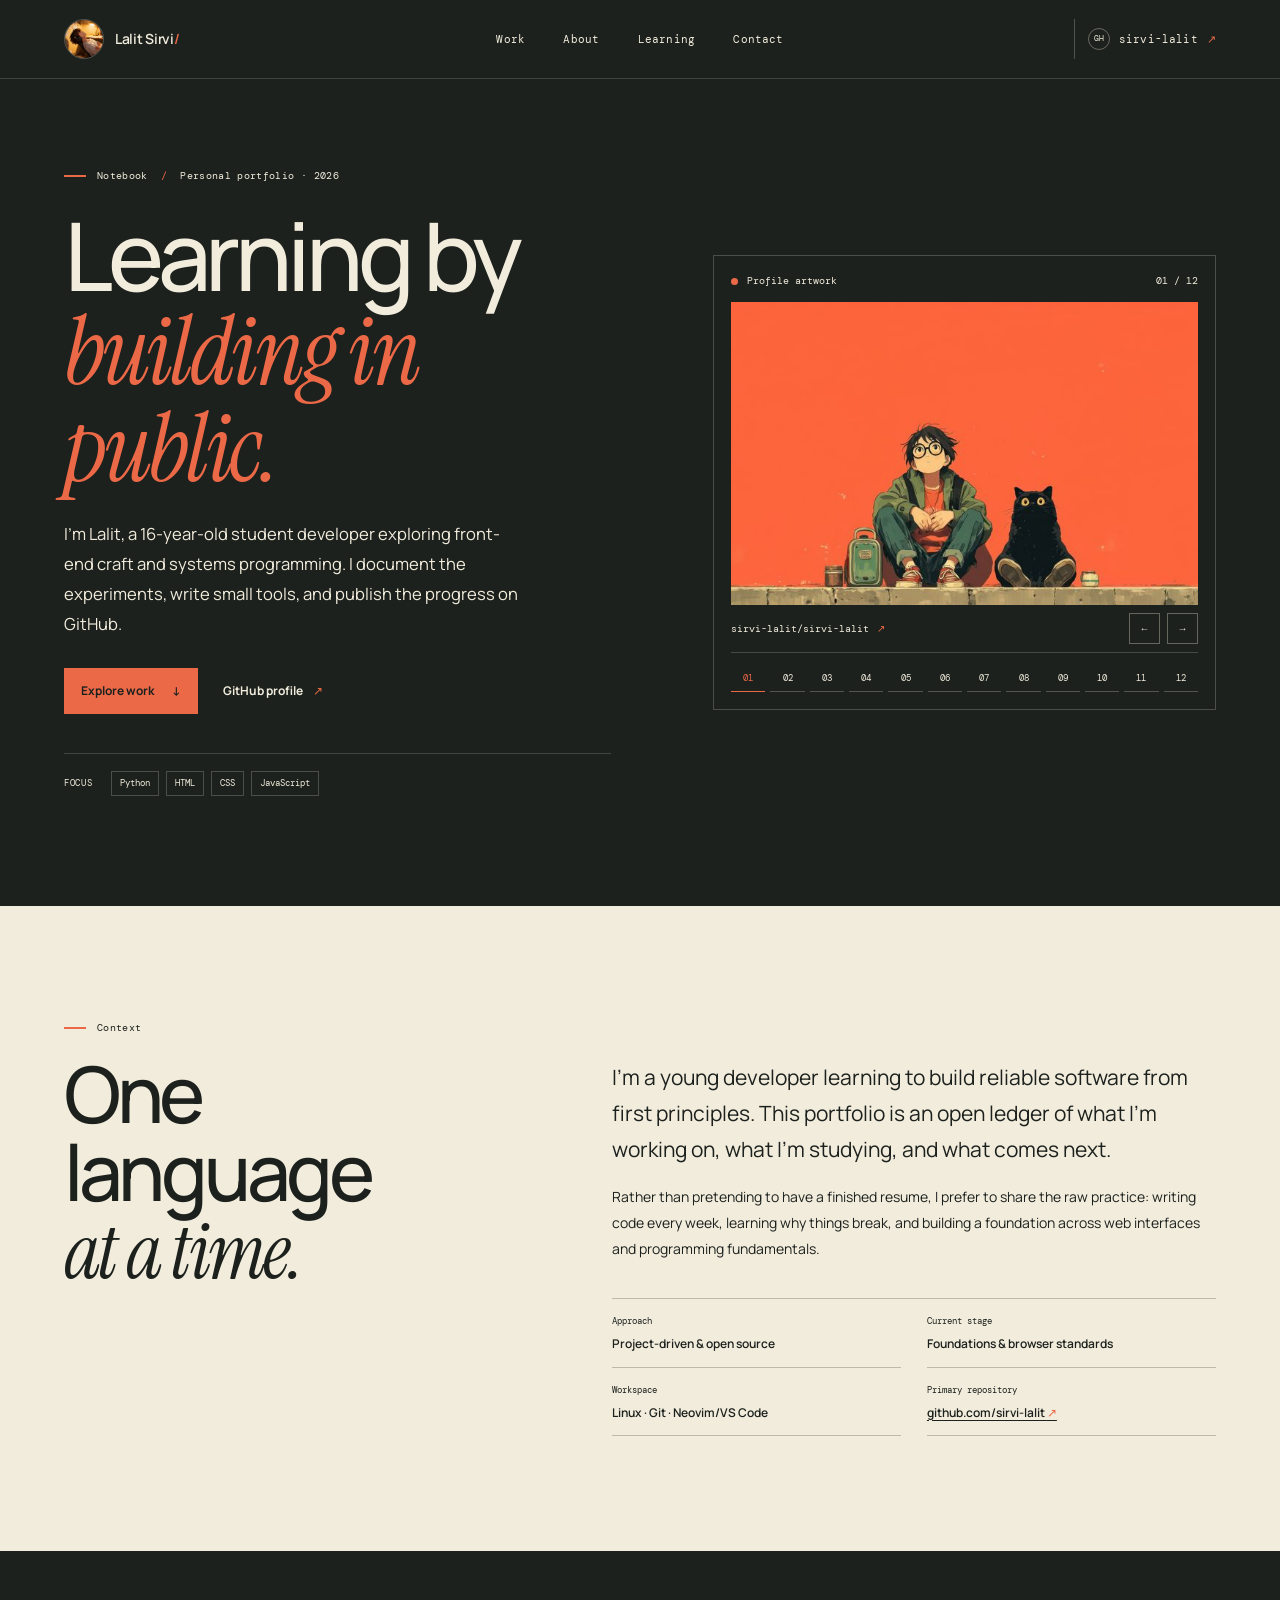
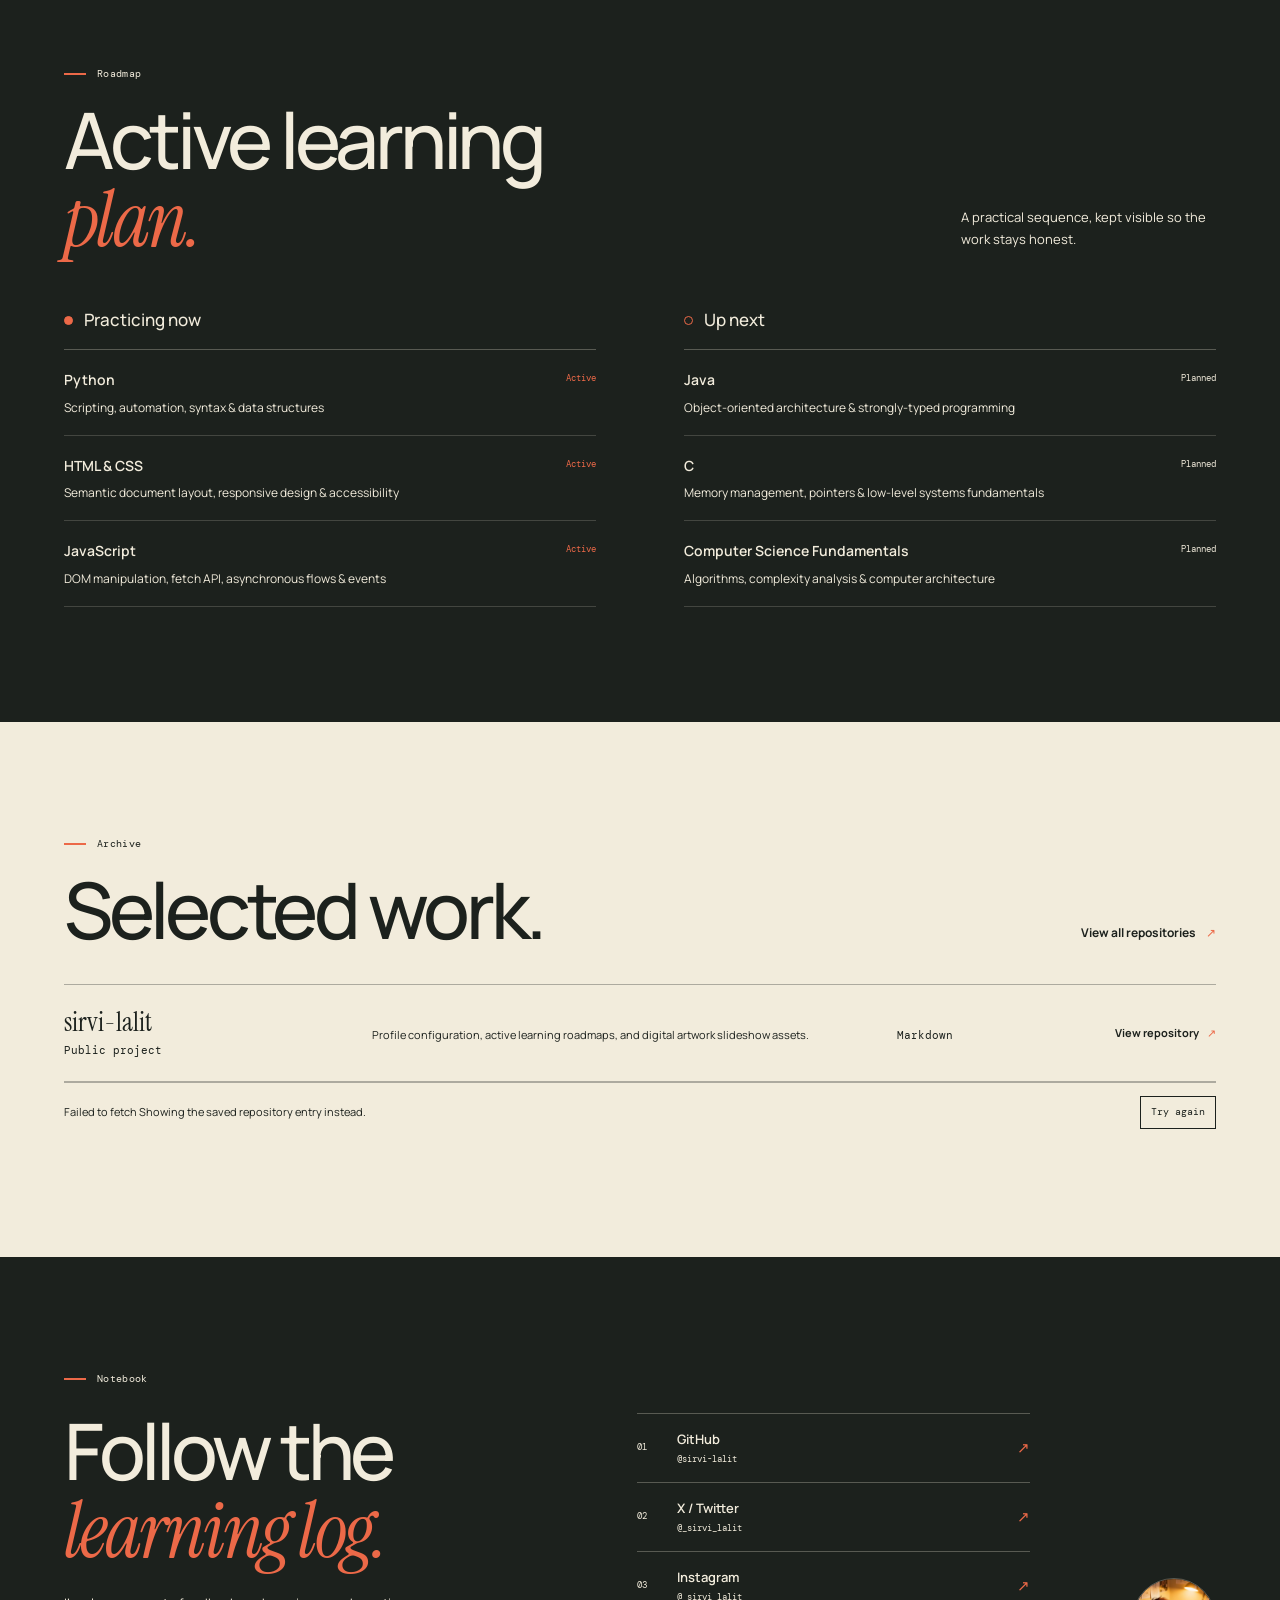
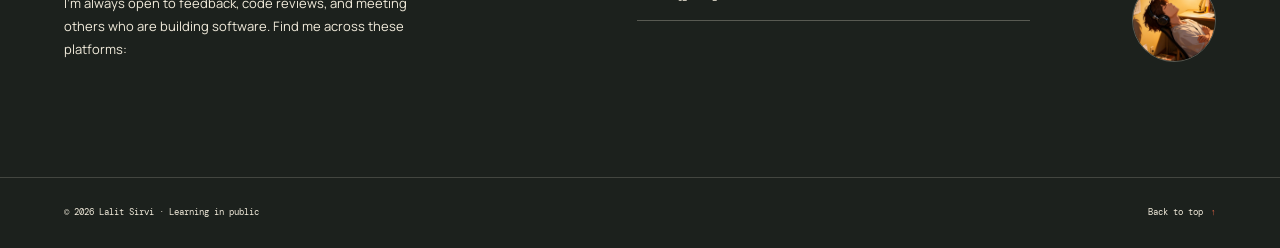
<file: index.html>
<!doctype html>
<html lang="en">
  <head>
    <meta charset="utf-8" />
    <meta name="viewport" content="width=device-width, initial-scale=1" />
    <meta name="theme-color" content="#1C211D" />
    <meta name="description" content="Lalit Sirvi — student developer learning front-end and systems programming in public. Explore projects, a learning plan, and GitHub work." />
    <title>Lalit Sirvi — Learning in public</title>
    <link rel="preconnect" href="https://fonts.googleapis.com" />
    <link rel="preconnect" href="https://fonts.gstatic.com" crossorigin />
    <link href="https://fonts.googleapis.com/css2?family=DM+Mono:wght@400;500&family=Instrument+Serif:ital@0;1&family=Manrope:wght@400;500;600;700&display=swap" rel="stylesheet" />
    <link rel="stylesheet" href="styles.css" />
    <script src="script.js" defer></script>
  </head>
  <body>
    <a class="skip-link" href="#main-content">Skip to content</a>

    <header class="site-header" id="top">
      <div class="header-inner">
        <a class="brand" href="#top" aria-label="Lalit Sirvi — return to top">
          <img class="brand-photo" src="assets/github-images/prof.jpeg" width="42" height="42" alt="" />
          <span>Lalit Sirvi<span class="brand-mark">/</span></span>
        </a>
        <nav class="desktop-nav" aria-label="Primary navigation">
          <a href="#work">Work</a>
          <a href="#about">About</a>
          <a href="#learning">Learning</a>
          <a href="#contact">Contact</a>
        </nav>
        <a class="header-profile" href="https://github.com/sirvi-lalit" target="_blank" rel="noopener noreferrer">
          <span class="github-mark" aria-hidden="true">GH</span>
          <span>sirvi-lalit</span>
          <span aria-hidden="true">↗</span>
        </a>
        <button class="menu-toggle" type="button" aria-expanded="false" aria-controls="mobile-menu" aria-label="Open navigation">
          <span class="menu-label">Menu</span>
          <span class="menu-glyph" aria-hidden="true">+</span>
        </button>
      </div>
      <div class="mobile-menu" id="mobile-menu" hidden>
        <nav aria-label="Mobile navigation">
          <a href="#work">Work <span>01</span></a>
          <a href="#about">About <span>02</span></a>
          <a href="#learning">Learning <span>03</span></a>
          <a href="#contact">Contact <span>04</span></a>
        </nav>
      </div>
    </header>

    <main id="main-content">
      <section class="hero section-wrap" aria-labelledby="hero-title">
        <div class="hero-copy">
          <p class="eyebrow"><span class="index-rule" aria-hidden="true"></span> Notebook <span class="eyebrow-divider">/</span> Personal portfolio · 2026</p>
          <h1 id="hero-title">Learning by<br /><em>building in public.</em></h1>
          <p class="hero-intro">I’m Lalit, a 16-year-old student developer exploring front-end craft and systems programming. I document the experiments, write small tools, and publish the progress on GitHub.</p>
          <div class="hero-actions">
            <a class="button button-primary" href="#work">Explore work <span aria-hidden="true">↓</span></a>
            <a class="text-link text-link-light" href="https://github.com/sirvi-lalit" target="_blank" rel="noopener noreferrer">GitHub profile <span aria-hidden="true">↗</span></a>
          </div>
          <div class="focus-row">
            <span class="mono-label">Focus</span>
            <ul class="focus-list" aria-label="Current focus areas">
              <li>Python</li><li>HTML</li><li>CSS</li><li>JavaScript</li>
            </ul>
          </div>
        </div>

        <div class="artwork-block" aria-label="Profile artwork gallery">
          <div class="artwork-topline">
            <span><span class="live-dot" aria-hidden="true"></span> Profile artwork</span>
            <span class="artwork-count"><span id="current-slide">01</span><span> / </span><span>12</span></span>
          </div>
          <div class="artwork-stage" id="artwork-stage" tabindex="0" role="group" aria-label="Artwork gallery. Use the arrow keys to change artwork.">
            <figure class="artwork-slide is-active" data-index="0"><img src="assets/github-images/image1.jpeg" alt="Artwork 1 from Lalit's GitHub profile slideshow" fetchpriority="high" /></figure>
            <figure class="artwork-slide" data-index="1" aria-hidden="true"><img src="assets/github-images/image2.jpeg" alt="Artwork 2 from Lalit's GitHub profile slideshow" loading="lazy" /></figure>
            <figure class="artwork-slide" data-index="2" aria-hidden="true"><img src="assets/github-images/image3.jpeg" alt="Artwork 3 from Lalit's GitHub profile slideshow" loading="lazy" /></figure>
            <figure class="artwork-slide" data-index="3" aria-hidden="true"><img src="assets/github-images/image4.jpeg" alt="Artwork 4 from Lalit's GitHub profile slideshow" loading="lazy" /></figure>
            <figure class="artwork-slide" data-index="4" aria-hidden="true"><img src="assets/github-images/image5.jpeg" alt="Artwork 5 from Lalit's GitHub profile slideshow" loading="lazy" /></figure>
            <figure class="artwork-slide" data-index="5" aria-hidden="true"><img src="assets/github-images/image6.jpeg" alt="Artwork 6 from Lalit's GitHub profile slideshow" loading="lazy" /></figure>
            <figure class="artwork-slide" data-index="6" aria-hidden="true"><img src="assets/github-images/image7.jpeg" alt="Artwork 7 from Lalit's GitHub profile slideshow" loading="lazy" /></figure>
            <figure class="artwork-slide" data-index="7" aria-hidden="true"><img src="assets/github-images/image8.jpeg" alt="Artwork 8 from Lalit's GitHub profile slideshow" loading="lazy" /></figure>
            <figure class="artwork-slide" data-index="8" aria-hidden="true"><img src="assets/github-images/image9.jpeg" alt="Artwork 9 from Lalit's GitHub profile slideshow" loading="lazy" /></figure>
            <figure class="artwork-slide" data-index="9" aria-hidden="true"><img src="assets/github-images/image10.jpeg" alt="Artwork 10 from Lalit's GitHub profile slideshow" loading="lazy" /></figure>
            <figure class="artwork-slide" data-index="10" aria-hidden="true"><img src="assets/github-images/image11.jpg" alt="Artwork 11 from Lalit's GitHub profile slideshow" loading="lazy" /></figure>
            <figure class="artwork-slide" data-index="11" aria-hidden="true"><img src="assets/github-images/image12.jpeg" alt="Artwork 12 from Lalit's GitHub profile slideshow" loading="lazy" /></figure>
          </div>
          <div class="artwork-foot">
            <a href="https://github.com/sirvi-lalit/sirvi-lalit" target="_blank" rel="noopener noreferrer">sirvi-lalit/sirvi-lalit <span aria-hidden="true">↗</span></a>
            <div class="artwork-controls" aria-label="Gallery controls">
              <button type="button" id="gallery-prev" aria-label="Previous artwork">←</button>
              <button type="button" id="gallery-next" aria-label="Next artwork">→</button>
            </div>
          </div>
          <div class="artwork-index" role="group" aria-label="Choose an artwork">
            <button type="button" class="is-active" data-index="0" aria-label="Show artwork 1" aria-pressed="true">01</button>
            <button type="button" data-index="1" aria-label="Show artwork 2" aria-pressed="false">02</button>
            <button type="button" data-index="2" aria-label="Show artwork 3" aria-pressed="false">03</button>
            <button type="button" data-index="3" aria-label="Show artwork 4" aria-pressed="false">04</button>
            <button type="button" data-index="4" aria-label="Show artwork 5" aria-pressed="false">05</button>
            <button type="button" data-index="5" aria-label="Show artwork 6" aria-pressed="false">06</button>
            <button type="button" data-index="6" aria-label="Show artwork 7" aria-pressed="false">07</button>
            <button type="button" data-index="7" aria-label="Show artwork 8" aria-pressed="false">08</button>
            <button type="button" data-index="8" aria-label="Show artwork 9" aria-pressed="false">09</button>
            <button type="button" data-index="9" aria-label="Show artwork 10" aria-pressed="false">10</button>
            <button type="button" data-index="10" aria-label="Show artwork 11" aria-pressed="false">11</button>
            <button type="button" data-index="11" aria-label="Show artwork 12" aria-pressed="false">12</button>
          </div>
        </div>
        
      </section>

      <section class="section section-paper" id="about" aria-labelledby="about-title">
        <div class="section-wrap about-layout">
          <div class="section-heading">
            <p class="eyebrow"><span class="index-rule" aria-hidden="true"></span> Context</p>
            <h2 id="about-title">One language<br /><em>at a time.</em></h2>
          </div>
          <div class="about-copy">
            <p class="about-lead">I’m a young developer learning to build reliable software from first principles. This portfolio is an open ledger of what I’m working on, what I’m studying, and what comes next.</p>
            <p>Rather than pretending to have a finished resume, I prefer to share the raw practice: writing code every week, learning why things break, and building a foundation across web interfaces and programming fundamentals.</p>
            <dl class="profile-facts">
              <div><dt>Approach</dt><dd>Project-driven &amp; open source</dd></div>
              <div><dt>Current stage</dt><dd>Foundations &amp; browser standards</dd></div>
              <div><dt>Workspace</dt><dd>Linux · Git · Neovim/VS Code</dd></div>
              <div><dt>Primary repository</dt><dd><a href="https://github.com/sirvi-lalit" target="_blank" rel="noopener noreferrer">github.com/sirvi-lalit <span aria-hidden="true">↗</span></a></dd></div>
            </dl>
          </div>
        </div>
      </section>

      <section class="section learning-section" id="learning" aria-labelledby="learning-title">
        <div class="section-wrap">
          <div class="learning-intro">
            <div class="section-heading">
              <p class="eyebrow"><span class="index-rule" aria-hidden="true"></span> Roadmap</p>
              <h2 id="learning-title">Active learning<br /><em>plan.</em></h2>
            </div>
            <p class="learning-note">A practical sequence, kept visible so the work stays honest.</p>
          </div>
          <div class="learning-columns">
            <section class="learning-column" aria-labelledby="practicing-title">
              <h3 id="practicing-title"><span class="status-mark status-current" aria-hidden="true"></span> Practicing now</h3>
              <ul class="learning-list">
                <li><div><strong>Python</strong><p>Scripting, automation, syntax &amp; data structures</p></div><span class="status-label">Active</span></li>
                <li><div><strong>HTML &amp; CSS</strong><p>Semantic document layout, responsive design &amp; accessibility</p></div><span class="status-label">Active</span></li>
                <li><div><strong>JavaScript</strong><p>DOM manipulation, fetch API, asynchronous flows &amp; events</p></div><span class="status-label">Active</span></li>
              </ul>
            </section>
            <section class="learning-column" aria-labelledby="up-next-title">
              <h3 id="up-next-title"><span class="status-mark status-later" aria-hidden="true"></span> Up next</h3>
              <ul class="learning-list">
                <li><div><strong>Java</strong><p>Object-oriented architecture &amp; strongly-typed programming</p></div><span class="status-label">Planned</span></li>
                <li><div><strong>C</strong><p>Memory management, pointers &amp; low-level systems fundamentals</p></div><span class="status-label">Planned</span></li>
                <li><div><strong>Computer Science Fundamentals</strong><p>Algorithms, complexity analysis &amp; computer architecture</p></div><span class="status-label">Planned</span></li>
              </ul>
            </section>
          </div>
        </div>
      </section>

      <section class="section section-paper work-section" id="work" aria-labelledby="work-title">
        <div class="section-wrap">
          <div class="work-heading">
            <div class="section-heading">
              <p class="eyebrow"><span class="index-rule" aria-hidden="true"></span> Archive</p>
              <h2 id="work-title">Selected work.</h2>
            </div>
            <a class="text-link" href="https://github.com/sirvi-lalit?tab=repositories" target="_blank" rel="noopener noreferrer">View all repositories <span aria-hidden="true">↗</span></a>
          </div>
          <div class="repo-grid" id="repo-grid" aria-live="polite" aria-busy="true">
            <p class="repo-state"><span class="loading-mark" aria-hidden="true"></span> Loading repositories from GitHub…</p>
          </div>
        </div>
      </section>

      <section class="section contact-section" id="contact" aria-labelledby="contact-title">
        <div class="section-wrap contact-wrap">
          <div class="contact-copy">
            <p class="eyebrow"><span class="index-rule" aria-hidden="true"></span> Notebook</p>
            <h2 id="contact-title">Follow the<br /><em>learning log.</em></h2>
            <p>I’m always open to feedback, code reviews, and meeting others who are building software. Find me across these platforms:</p>
          </div>
          <div class="social-list" aria-label="Social links">
            <a href="https://github.com/sirvi-lalit" target="_blank" rel="noopener noreferrer"><span class="social-number">01</span><span><strong>GitHub</strong><small>@sirvi-lalit</small></span><span class="social-arrow" aria-hidden="true">↗</span></a>
            <a href="https://x.com/_sirvi_lalit" target="_blank" rel="noopener noreferrer"><span class="social-number">02</span><span><strong>X / Twitter</strong><small>@_sirvi_lalit</small></span><span class="social-arrow" aria-hidden="true">↗</span></a>
            <a href="https://instagram.com/_sirvi_lalit" target="_blank" rel="noopener noreferrer"><span class="social-number">03</span><span><strong>Instagram</strong><small>@_sirvi_lalit</small></span><span class="social-arrow" aria-hidden="true">↗</span></a>
          </div>
          <img class="contact-photo" src="assets/github-images/prof.jpeg" alt="" width="88" height="88" loading="lazy" />
        </div>
      </section>
    </main>

    <footer class="site-footer">
      <div class="section-wrap footer-inner">
        <span>© <span id="year">2026</span> Lalit Sirvi · Learning in public</span>
        <a href="#top">Back to top <span aria-hidden="true">↑</span></a>
      </div>
    </footer>
  </body>
</html>
</file>
<file: styles.css>
/* Lalit Sirvi — field-notebook portfolio
   Palette: ink #1C211D, paper #F2ECDC, vermilion #EC6948. */
:root {
  color-scheme: dark;
  --ink: #1C211D;
  --paper: #F2ECDC;
  --vermilion: #EC6948;
  --font-sans: "Manrope", "Segoe UI", sans-serif;
  --font-serif: "Instrument Serif", Georgia, serif;
  --font-mono: "DM Mono", "Courier New", monospace;
  --page-max: 1200px;
  --gutter: clamp(20px, 5vw, 76px);
  font-family: var(--font-sans);
  font-synthesis: none;
  text-rendering: optimizeLegibility;
  -webkit-font-smoothing: antialiased;
}

*, *::before, *::after { box-sizing: border-box; }
html { scroll-behavior: smooth; scroll-padding-top: 88px; background: var(--ink); }
body { margin: 0; min-width: 320px; background: var(--ink); color: var(--paper); font-size: 15px; line-height: 1.65; }
body, button, a { -webkit-tap-highlight-color: transparent; }
img { display: block; max-width: 100%; }
a { color: inherit; text-decoration: none; }
button { color: inherit; font: inherit; }
::selection { color: var(--ink); background: var(--vermilion); }

.skip-link { position: fixed; z-index: 20; inset: 12px auto auto 12px; padding: 10px 14px; color: var(--ink); background: var(--vermilion); transform: translateY(-160%); transition: transform 180ms ease; }
.skip-link:focus { transform: translateY(0); }
:focus-visible { outline: 2px solid var(--vermilion); outline-offset: 4px; }
.section-wrap { width: min(100% - var(--gutter) * 2, var(--page-max)); margin-inline: auto; }

.site-header { position: relative; z-index: 10; border-bottom: 1px solid rgb(242 236 220 / 16%); background: var(--ink); }
.header-inner { width: min(100% - var(--gutter) * 2, var(--page-max)); min-height: 78px; margin-inline: auto; display: grid; grid-template-columns: 1fr auto 1fr; align-items: center; gap: 28px; }
.brand { display: inline-flex; width: fit-content; align-items: center; gap: 11px; font-size: 14px; font-weight: 600; letter-spacing: -0.02em; }
.brand-photo { width: 40px; height: 40px; border-radius: 50%; object-fit: cover; border: 1px solid rgb(242 236 220 / 24%); }
.brand-mark { color: var(--vermilion); }
.desktop-nav { display: flex; align-items: center; gap: clamp(20px, 3vw, 42px); }
.desktop-nav a, .header-profile { font-family: var(--font-mono); font-size: 11px; letter-spacing: 0.015em; }
.desktop-nav a { color: var(--paper); transition: color 160ms ease; }
.desktop-nav a:hover, .desktop-nav a:focus-visible { color: var(--vermilion); }
.header-profile { justify-self: end; display: inline-flex; align-items: center; gap: 9px; padding: 9px 0 9px 13px; border-left: 1px solid rgb(242 236 220 / 24%); }
.header-profile > span:last-child { color: var(--vermilion); }
.github-mark { display: grid; width: 22px; height: 22px; place-items: center; border: 1px solid rgb(242 236 220 / 35%); border-radius: 50%; font-size: 8px; }
.menu-toggle, .mobile-menu { display: none; }

.hero { position: relative; min-height: 650px; display: grid; grid-template-columns: minmax(0, 1fr) minmax(380px, 0.92fr); align-items: center; gap: clamp(52px, 8vw, 120px); padding-block: 76px 96px; }
.hero-copy { max-width: 580px; padding-block: 14px; }
.eyebrow { margin: 0 0 26px; display: flex; align-items: center; gap: 11px; font-family: var(--font-mono); font-size: 10px; line-height: 1.4; letter-spacing: 0.035em; }
.index-rule { width: 22px; height: 2px; flex: 0 0 auto; background: var(--vermilion); }
.eyebrow-divider { padding-inline: 2px; color: var(--vermilion); }
h1, h2, h3, p { margin-top: 0; }
h1, h2 { font-weight: 500; letter-spacing: -0.055em; }
.hero h1 { margin-bottom: 24px; font-size: clamp(56px, 7.4vw, 100px); line-height: 0.98; }
.hero h1 em, .section-heading h2 em, .contact-copy h2 em { color: var(--vermilion); font-family: var(--font-serif); font-weight: 400; letter-spacing: -0.035em; }
.hero-intro { max-width: 455px; margin-bottom: 29px; font-size: clamp(15px, 1.3vw, 17px); line-height: 1.8; }
.hero-actions { display: flex; align-items: center; flex-wrap: wrap; gap: 25px; }
.button { min-height: 46px; display: inline-flex; align-items: center; justify-content: center; gap: 18px; padding: 0 17px; font-size: 12px; font-weight: 700; transition: transform 180ms ease, background-color 180ms ease; }
.button-primary { color: var(--ink); background: var(--vermilion); }
.button-primary:hover { transform: translateY(-2px); }
.text-link { display: inline-flex; align-items: center; gap: 10px; color: var(--ink); font-size: 12px; font-weight: 700; text-underline-offset: 4px; }
.text-link:hover { text-decoration: underline; }
.text-link-light { color: var(--paper); }
.text-link span { color: var(--vermilion); }
.focus-row { display: flex; align-items: center; flex-wrap: wrap; gap: 18px; margin-top: 39px; padding-top: 17px; border-top: 1px solid rgb(242 236 220 / 18%); }
.mono-label { color: var(--paper); font-family: var(--font-mono); font-size: 9px; text-transform: uppercase; letter-spacing: 0.08em; }
.focus-list { display: flex; flex-wrap: wrap; gap: 7px; padding: 0; margin: 0; list-style: none; }
.focus-list li { padding: 4px 8px; border: 1px solid rgb(242 236 220 / 22%); font-family: var(--font-mono); font-size: 9px; }
.hero-side-note { position: absolute; right: var(--gutter); bottom: 29px; color: var(--paper); font-family: var(--font-mono); font-size: 9px; letter-spacing: 0.02em; writing-mode: vertical-rl; }

.artwork-block { min-width: 0; padding: 17px; border: 1px solid rgb(242 236 220 / 22%); }
.artwork-topline, .artwork-foot { display: flex; align-items: center; justify-content: space-between; gap: 12px; font-family: var(--font-mono); font-size: 10px; }
.artwork-topline { margin-bottom: 13px; }
.artwork-topline > span:first-child { display: inline-flex; align-items: center; gap: 9px; }
.live-dot { width: 7px; height: 7px; border-radius: 50%; background: var(--vermilion); }
.artwork-count { font-variant-numeric: tabular-nums; }
.artwork-stage { position: relative; overflow: hidden; aspect-ratio: 1.54; background: rgb(242 236 220 / 8%); }
.artwork-stage:focus-visible { outline-offset: 3px; }
.artwork-slide { position: absolute; inset: 0; margin: 0; opacity: 0; transition: opacity 320ms ease; pointer-events: none; }
.artwork-slide.is-active { opacity: 1; }
.artwork-slide img { width: 100%; height: 100%; object-fit: cover; }
.artwork-foot { min-height: 48px; border-bottom: 1px solid rgb(242 236 220 / 20%); }
.artwork-foot > a { display: inline-flex; align-items: center; gap: 8px; }
.artwork-foot > a span { color: var(--vermilion); }
.artwork-controls { display: flex; gap: 7px; }
.artwork-controls button { width: 31px; height: 31px; padding: 0; border: 1px solid rgb(242 236 220 / 34%); background: transparent; cursor: pointer; transition: color 160ms ease, background-color 160ms ease; }
.artwork-controls button:hover { color: var(--ink); background: var(--vermilion); border-color: var(--vermilion); }
.artwork-index { display: grid; grid-template-columns: repeat(12, 1fr); gap: 5px; padding-top: 13px; }
.artwork-index button { min-width: 0; padding: 5px 0; border: 0; border-bottom: 1px solid rgb(242 236 220 / 25%); background: transparent; color: var(--paper); font-family: var(--font-mono); font-size: 9px; cursor: pointer; }
.artwork-index button:hover, .artwork-index button.is-active { color: var(--vermilion); border-bottom-color: var(--vermilion); }

.section { padding-block: clamp(72px, 9vw, 126px); }
.section-paper { color: var(--ink); background: var(--paper); }
.about-layout { display: grid; grid-template-columns: 0.82fr 1.18fr; gap: clamp(52px, 10vw, 150px); }
.section-heading .eyebrow { margin-bottom: 20px; }
.section-heading h2, .contact-copy h2 { margin: 0; font-size: clamp(48px, 6.2vw, 78px); line-height: 0.99; }
.section-paper .section-heading h2 em { color: var(--ink); }
.about-copy { max-width: 620px; padding-top: 39px; }
.about-copy p { font-size: 14px; line-height: 1.85; }
.about-copy .about-lead { margin-bottom: 17px; font-size: clamp(17px, 1.8vw, 21px); line-height: 1.7; }
.profile-facts { display: grid; grid-template-columns: 1fr 1fr; gap: 0 26px; margin: 36px 0 0; border-top: 1px solid rgb(28 33 29 / 25%); }
.profile-facts div { padding: 15px 0 13px; border-bottom: 1px solid rgb(28 33 29 / 25%); }
.profile-facts dt { margin-bottom: 5px; font-family: var(--font-mono); font-size: 9px; }
.profile-facts dd { margin: 0; font-size: 12px; font-weight: 600; }
.profile-facts a { text-decoration: underline; text-underline-offset: 3px; }
.profile-facts a span { color: var(--vermilion); }

.learning-section { background: var(--ink); }
.learning-intro { display: flex; align-items: end; justify-content: space-between; gap: 40px; margin-bottom: 48px; }
.learning-note { max-width: 255px; margin: 0 0 8px; font-size: 13px; }
.learning-columns { display: grid; grid-template-columns: 1fr 1fr; gap: clamp(34px, 7vw, 88px); }
.learning-column h3 { display: flex; align-items: center; gap: 11px; margin: 0; padding: 0 0 15px; border-bottom: 1px solid rgb(242 236 220 / 28%); font-size: 17px; font-weight: 500; }
.status-mark { width: 9px; height: 9px; flex: 0 0 auto; border: 1px solid var(--vermilion); border-radius: 50%; }
.status-current { background: var(--vermilion); }
.learning-list { padding: 0; margin: 0; list-style: none; }
.learning-list li { display: flex; justify-content: space-between; align-items: start; gap: 14px; padding: 18px 0 17px; border-bottom: 1px solid rgb(242 236 220 / 18%); }
.learning-list strong { font-size: 14px; font-weight: 600; }
.learning-list p { max-width: 400px; margin: 5px 0 0; font-size: 12px; line-height: 1.65; }
.status-label { flex: 0 0 auto; padding-top: 3px; color: var(--vermilion); font-family: var(--font-mono); font-size: 9px; }
.learning-column:nth-child(2) .status-label { color: var(--paper); }

.work-heading { display: flex; align-items: end; justify-content: space-between; gap: 30px; margin-bottom: 36px; }
.work-heading .text-link { margin-bottom: 6px; }
.repo-grid { border-top: 1px solid rgb(28 33 29 / 32%); }
.repo-state { display: flex; align-items: center; gap: 10px; padding: 17px 0; margin: 0; font-family: var(--font-mono); font-size: 11px; }
.loading-mark { width: 10px; height: 10px; border: 1px solid var(--ink); border-right-color: var(--vermilion); border-radius: 50%; animation: turn 900ms linear infinite; }
@keyframes turn { to { transform: rotate(360deg); } }
.repo-entry { display: grid; grid-template-columns: minmax(180px, 0.8fr) minmax(220px, 1.4fr) minmax(120px, 0.55fr) auto; align-items: center; gap: 20px; padding: 22px 0; border-bottom: 1px solid rgb(28 33 29 / 32%); }
.repo-name { margin: 0; font-family: var(--font-serif); font-size: 27px; font-weight: 400; line-height: 1.1; }
.repo-kind, .repo-description, .repo-language { margin: 4px 0 0; font-size: 11px; }
.repo-kind, .repo-language { font-family: var(--font-mono); }
.repo-description { max-width: 460px; }
.repo-link { display: inline-flex; justify-self: end; align-items: center; gap: 8px; color: var(--ink); font-size: 11px; font-weight: 700; }
.repo-link span { color: var(--vermilion); transition: transform 160ms ease; }
.repo-link:hover span { transform: translate(2px, -2px); }
.repo-error { display: flex; flex-wrap: wrap; align-items: center; justify-content: space-between; gap: 12px; padding: 13px 0; border-top: 1px solid rgb(28 33 29 / 32%); font-size: 11px; }
.repo-retry { padding: 7px 10px; border: 1px solid var(--ink); color: var(--ink); background: transparent; font-family: var(--font-mono); font-size: 10px; cursor: pointer; }
.repo-retry:hover { color: var(--paper); background: var(--ink); }

.contact-section { position: relative; overflow: hidden; background: var(--ink); }
.contact-wrap { display: grid; grid-template-columns: minmax(0, 0.9fr) minmax(300px, 0.75fr) auto; align-items: center; gap: clamp(34px, 8vw, 110px); }
.contact-copy { max-width: 500px; }
.contact-copy h2 { margin-bottom: 22px; }
.contact-copy > p:last-child { max-width: 385px; margin-bottom: 0; font-size: 13px; line-height: 1.8; }
.social-list { min-width: 0; border-top: 1px solid rgb(242 236 220 / 28%); }
.social-list a { min-height: 69px; display: grid; grid-template-columns: 30px 1fr 20px; align-items: center; gap: 10px; border-bottom: 1px solid rgb(242 236 220 / 28%); transition: color 150ms ease; }
.social-list a:hover, .social-list a:hover .social-arrow { color: var(--vermilion); }
.social-number { font-family: var(--font-mono); font-size: 9px; }
.social-list strong, .social-list small { display: block; }
.social-list strong { font-size: 13px; font-weight: 600; }
.social-list small { margin-top: 2px; font-family: var(--font-mono); font-size: 9px; }
.social-arrow { justify-self: end; color: var(--vermilion); }
.contact-photo { width: 84px; height: 84px; align-self: end; object-fit: cover; border-radius: 50%; border: 1px solid rgb(242 236 220 / 28%); }
.site-footer { border-top: 1px solid rgb(242 236 220 / 18%); background: var(--ink); }
.footer-inner { min-height: 70px; display: flex; align-items: center; justify-content: space-between; gap: 20px; font-family: var(--font-mono); font-size: 9px; }
.footer-inner a { display: inline-flex; align-items: center; gap: 8px; }
.footer-inner a span { color: var(--vermilion); }

@media (max-width: 940px) {
  .hero { grid-template-columns: minmax(0, 1fr) minmax(310px, 0.92fr); gap: 42px; }
  .hero h1 { font-size: clamp(54px, 7vw, 76px); }
  .hero-side-note { display: none; }
  .contact-wrap { grid-template-columns: 1fr 0.9fr; }
  .contact-photo { display: none; }
}
@media (max-width: 700px) {
  :root { --gutter: 22px; }
  .header-inner { min-height: 68px; grid-template-columns: 1fr auto; gap: 15px; }
  .desktop-nav, .header-profile { display: none; }
  .menu-toggle { display: inline-flex; align-items: center; gap: 10px; justify-self: end; padding: 9px 0 9px 12px; border: 0; border-left: 1px solid rgb(242 236 220 / 24%); background: transparent; font-family: var(--font-mono); font-size: 10px; cursor: pointer; }
  .menu-glyph { width: 19px; height: 19px; display: grid; place-items: center; color: var(--vermilion); font-size: 18px; line-height: 1; transition: transform 160ms ease; }
  .menu-toggle[aria-expanded="true"] .menu-glyph { transform: rotate(45deg); }
  .mobile-menu:not([hidden]) { display: block; border-top: 1px solid rgb(242 236 220 / 18%); }
  .mobile-menu nav { width: min(100% - var(--gutter) * 2, var(--page-max)); margin: auto; padding-block: 8px 18px; }
  .mobile-menu a { display: flex; align-items: center; justify-content: space-between; padding: 13px 0; border-bottom: 1px solid rgb(242 236 220 / 18%); font-size: 16px; }
  .mobile-menu a span { color: var(--vermilion); font-family: var(--font-mono); font-size: 9px; }
  .hero { grid-template-columns: 1fr; gap: 44px; padding-block: 66px 72px; }
  .hero-copy { max-width: 570px; }
  .hero h1 { font-size: clamp(57px, 12vw, 82px); }
  .artwork-block { padding: 12px; }
  .artwork-index { gap: 3px; }
  .artwork-index button { font-size: 8px; }
  .about-layout { grid-template-columns: 1fr; gap: 24px; }
  .about-copy { padding-top: 0; }
  .learning-intro { align-items: start; flex-direction: column; gap: 17px; margin-bottom: 32px; }
  .learning-note { max-width: 330px; }
  .learning-columns { grid-template-columns: 1fr; gap: 40px; }
  .work-heading { align-items: start; flex-direction: column; gap: 17px; }
  .repo-entry { grid-template-columns: minmax(0, 1fr) auto; gap: 10px 16px; }
  .repo-description { grid-column: 1 / -1; grid-row: 2; }
  .repo-language { grid-column: 1; grid-row: 3; }
  .repo-link { grid-column: 2; grid-row: 3; }
  .contact-wrap { grid-template-columns: 1fr; gap: 35px; }
  .contact-copy { max-width: 480px; }
}
@media (max-width: 420px) {
  .hero h1 { font-size: 55px; }
  .hero-intro { font-size: 14px; }
  .eyebrow { font-size: 9px; }
  .profile-facts { grid-template-columns: 1fr; }
  .footer-inner { align-items: start; flex-direction: column; justify-content: center; padding-block: 18px; }
}
@media (prefers-reduced-motion: reduce) {
  *, *::before, *::after { scroll-behavior: auto !important; animation-duration: 0.01ms !important; animation-iteration-count: 1 !important; transition-duration: 0.01ms !important; }
}


/* Custom static-host 404 page; uses the same notebook palette and type scale. */
.not-found-main { position: relative; min-height: calc(100vh - 150px); display: grid; align-items: center; padding: 72px var(--gutter) 96px; }
.not-found-inner { width: min(100%, 760px); margin-inline: auto; }
.not-found-inner .eyebrow { margin-bottom: 8px; }
.not-found-code { margin: 0 0 -12px; color: var(--vermilion); font-family: var(--font-mono); font-size: clamp(14px, 2vw, 20px); letter-spacing: 0.12em; }
.not-found-inner h1 { margin: 0 0 22px; font-size: clamp(56px, 10vw, 112px); line-height: 0.96; }
.not-found-inner h1 em { color: var(--vermilion); font-family: var(--font-serif); font-weight: 400; }
.not-found-copy { max-width: 440px; margin: 0 0 28px; font-size: 15px; line-height: 1.8; }
.not-found-side-note { position: absolute; right: var(--gutter); bottom: 30px; font-family: var(--font-mono); font-size: 9px; writing-mode: vertical-rl; }
@media (max-width: 700px) {
  .not-found-main { min-height: calc(100vh - 140px); padding-block: 54px 78px; }
  .not-found-side-note { display: none; }
}

/* Ink focus rings remain clearly visible on the paper-colored sections. */
.section-paper :focus-visible { outline-color: var(--ink); }
</file>
